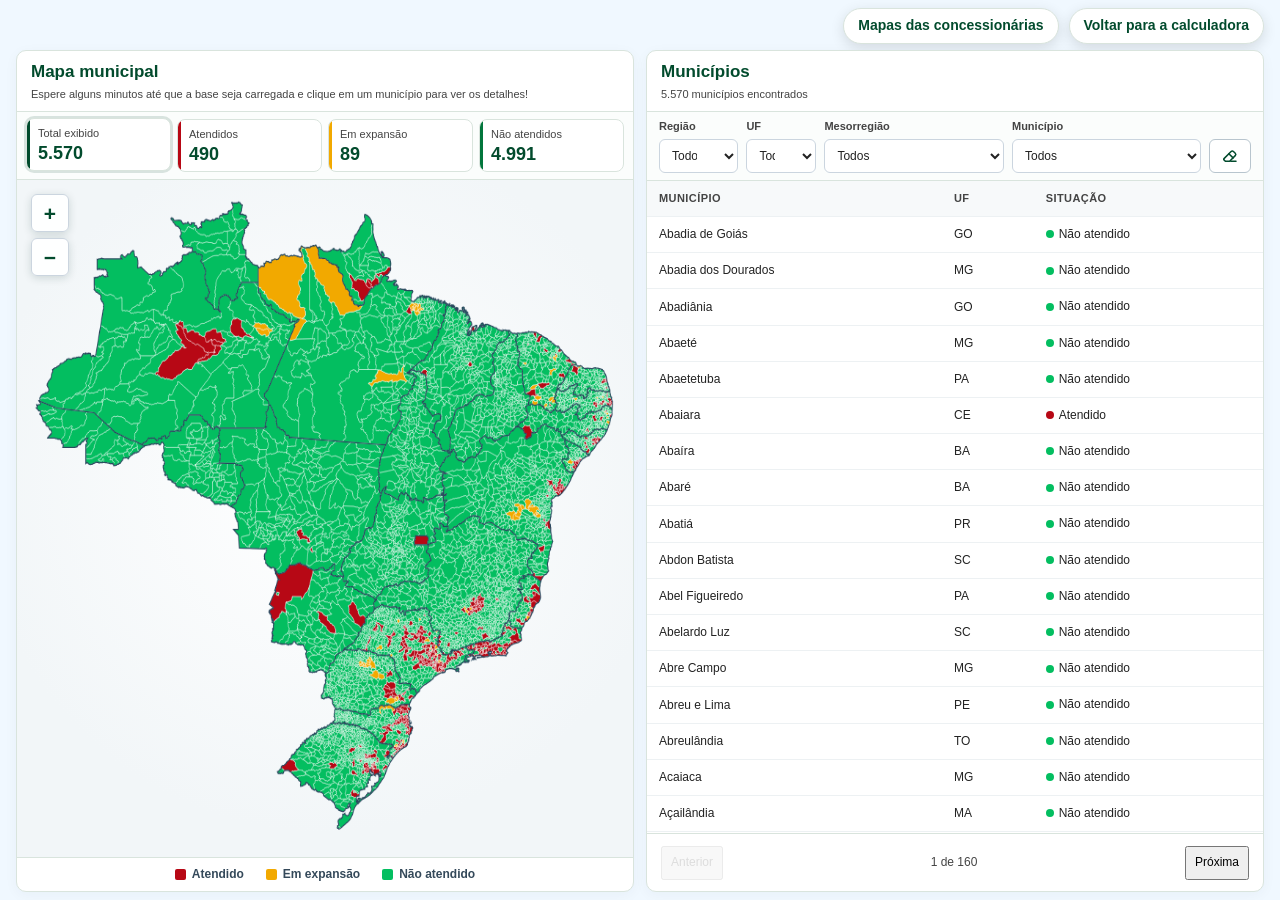
<file: mapa/index.html>
<!doctype html>
<html lang="pt-BR">
<head>
  <meta charset="utf-8">
  <meta name="viewport" content="width=device-width, initial-scale=1">
  <title>Mapa de disponibilidade de Gás Natural</title>
  <link rel="stylesheet" href="Arquivos do Mapa Brasil/Estilos do Mapa Brasil.css">
</head>
<body>
  <div class="map-return-bar">
    <a class="top-navigation-button" id="comgasMapButton" href="mapaconcessionarias.html" aria-label="Abrir os mapas oficiais das concessionárias">Mapas das concessionárias</a>
    <a class="back-to-calculator" href="../5_Calculadora_Final/index.html" aria-label="Voltar para a calculadora GLP x GN">Voltar para a calculadora</a>
  </div>

  <main>
    <span id="sourceStatus" hidden></span>
    <section class="content-grid">
      <article class="panel map-panel">
        <div class="panel-heading">
          <div>
            <h2>Mapa municipal</h2>
            <p>Espere alguns minutos até que a base seja carregada e clique em um município para ver os detalhes!</p>
          </div>
        </div>
        <div class="map-kpis" aria-label="Resumo de municípios">
          <button class="map-kpi-card total active" type="button" data-status-filter="" aria-pressed="true"><span>Total exibido</span><strong id="totalCount">—</strong></button>
          <button class="map-kpi-card attended" type="button" data-status-filter="Atendido" aria-pressed="false"><span>Atendidos</span><strong id="attendedCount">—</strong></button>
          <button class="map-kpi-card expansion" type="button" data-status-filter="Em expansão" aria-pressed="false"><span>Em expansão</span><strong id="expansionCount">—</strong></button>
          <button class="map-kpi-card unattended" type="button" data-status-filter="Não atendido" aria-pressed="false"><span>Não atendidos</span><strong id="unattendedCount">—</strong></button>
        </div>
        <div class="map-wrap" id="mapWrap">
          <div class="map-zoom-controls" aria-label="Controles de zoom do mapa">
            <button id="zoomIn" type="button" aria-label="Aumentar zoom">+</button>
            <button id="zoomOut" type="button" aria-label="Diminuir zoom">−</button>
          </div>
          <canvas id="mapCanvas" width="840" height="720" role="img" aria-label="Mapa dos municípios brasileiros"></canvas>
          <canvas id="hitCanvas" width="840" height="720" hidden></canvas>
          <div id="tooltip" class="tooltip" hidden></div>
          <div id="mapLoading" class="loading">Preparando os 5.570 municípios…</div>
        </div>
        <div class="legend" aria-label="Legenda">
          <span><i class="dot attended-bg"></i>Atendido</span>
          <span><i class="dot expansion-bg"></i>Em expansão</span>
          <span><i class="dot unattended-bg"></i>Não atendido</span>
        </div>
      </article>

      <aside class="panel detail-panel">
        <div class="panel-heading">
          <div>
            <h2>Municípios</h2>
            <p id="tableSummary">Carregando…</p>
          </div>
        </div>
        <section class="filters detail-filters" aria-label="Filtros">
          <label>
            <span>Região</span>
            <select id="regionSelect"><option value="">Todos</option></select>
          </label>
          <label>
            <span>UF</span>
            <select id="ufSelect"><option value="">Todos</option></select>
          </label>
          <label>
            <span>Mesorregião</span>
            <select id="mesoregionSelect"><option value="">Todos</option></select>
          </label>
          <label>
            <span>Município</span>
            <select id="municipalitySelect"><option value="">Todos</option></select>
          </label>
          <button id="clearFilters" class="clear-filter-button" type="button" aria-label="Limpar filtros" title="Limpar filtros"><svg class="clear-icon eraser-icon" aria-hidden="true" viewBox="0 0 24 24"><path d="M4 15.5 13.5 6a2.2 2.2 0 0 1 3.1 0l2.4 2.4a2.2 2.2 0 0 1 0 3.1L11.5 19H5.8L4 17.2a1.2 1.2 0 0 1 0-1.7Z"></path><path d="M10.5 8.9 16.1 14.5"></path><path d="M13 19h7"></path></svg></button>
        </section>
        <div class="selected-card" id="selectedCard" hidden>
          <button id="closeCard" type="button" aria-label="Fechar detalhes">×</button>
          <span id="selectedStatus" class="status-pill"></span>
          <h3 id="selectedCity"></h3>
          <p id="selectedConcession"></p>
        </div>
        <div class="table-wrap">
          <table>
            <thead><tr><th>Município</th><th>UF</th><th>Situação</th></tr></thead>
            <tbody id="municipalityRows"></tbody>
          </table>
        </div>
        <div class="pagination">
          <button id="prevPage" type="button">Anterior</button>
          <span id="pageInfo"></span>
          <button id="nextPage" type="button">Próxima</button>
        </div>
      </aside>
    </section>
  </main>
  <script src="Arquivos do Mapa Brasil/Dados/municipios-gn.js"></script>
  <script src="Arquivos do Mapa Brasil/Dados/mapa-geometrias.js"></script>
  <script src="Arquivos do Mapa Brasil/Dados/mapa-lookup.js"></script>
  <script src="Arquivos do Mapa Brasil/Dados/mapa-estados.js"></script>
  <script src="Arquivos do Mapa Brasil/Funcionamento do Mapa Brasil.js"></script>
</body>
</html>
</file>
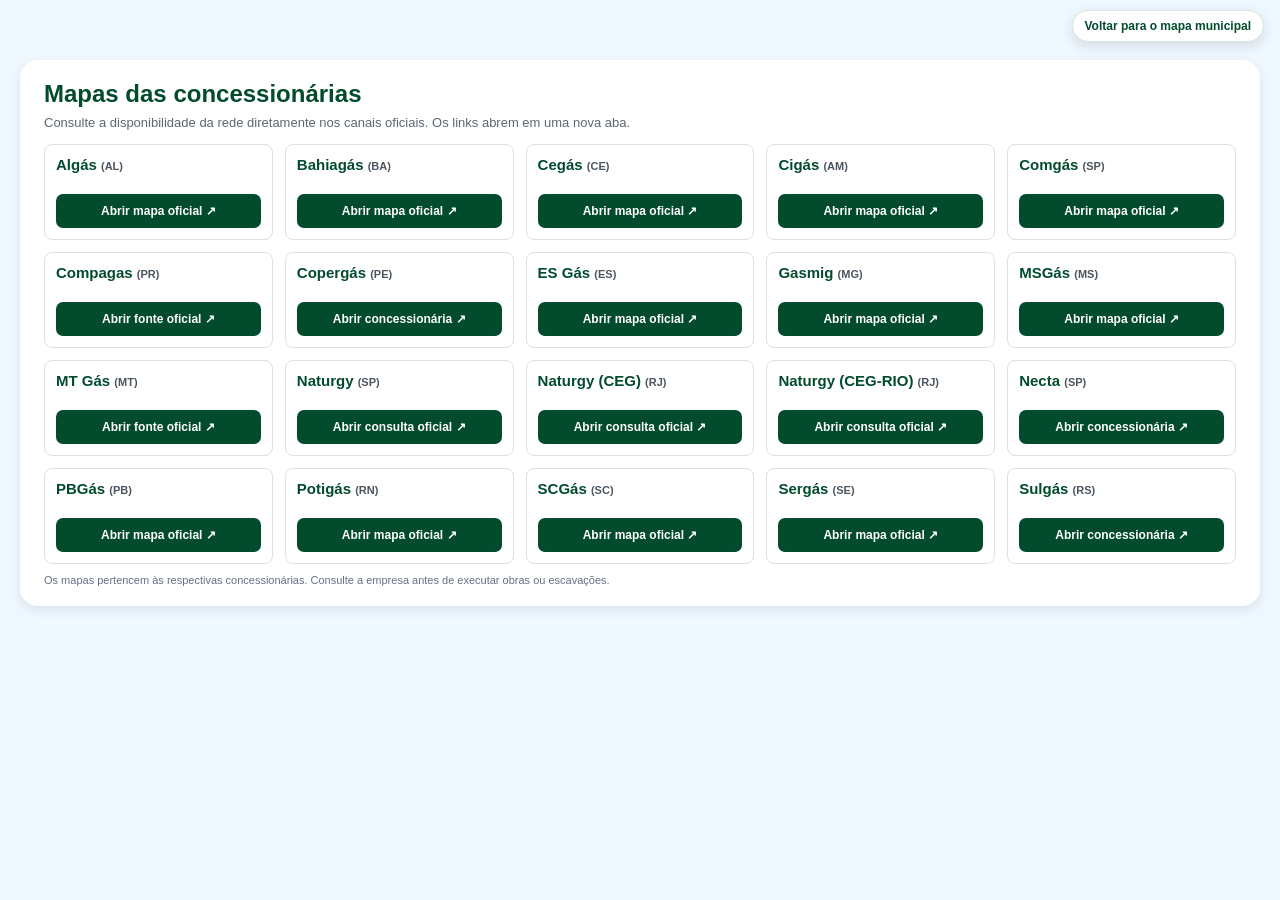
<file: mapa/mapaconcessionarias.html>
<!doctype html>
<html lang="pt-BR">
<head>
  <meta charset="utf-8">
  <meta name="viewport" content="width=device-width,initial-scale=1">
  <title>Prévia — Mapas das Concessionárias</title>
  <style>
    *{box-sizing:border-box} body{position:relative;margin:0;padding:14px;background:aliceblue;color:#222;font-family:Arial,Helvetica,sans-serif;font-size:14px}
    .container{width:min(1240px,calc(100vw - 28px));margin:46px auto 0;background:#fff;padding:20px 24px;border-radius:18px;box-shadow:0 4px 12px #00000017}
    h1{margin:0;color:#024b2d;font-size:24px;line-height:1.15}.intro{color:#5d6670;line-height:1.35;margin:6px 0 13px;font-size:13px}
    .back{position:absolute;top:10px;right:clamp(16px,3vw,40px);display:inline-flex;width:auto;min-height:32px;align-items:center;justify-content:center;margin:0;padding:0 12px;border:1px solid #d9e4dd;border-radius:999px;background:#fff;color:#024b2d;font:700 12px Arial,Helvetica,sans-serif;cursor:pointer;box-shadow:0 4px 14px #0000001f}
    .back:hover,.back:focus{background:#f7faf8;box-shadow:0 6px 16px #00000024;outline:2px solid #f5822045}
    .grid{display:grid;grid-template-columns:repeat(5,minmax(0,1fr));gap:12px}
    .card{border:1px solid #d9e4dd;border-radius:8px;padding:11px;background:#fff;display:flex;flex-direction:column;min-height:96px}
    .card h2{font-size:15px;color:#024b2d;margin:0 0 9px;line-height:1.15}.card h2::after{font-size:11px;font-weight:600;color:#4a5560}.state,.status,.badge{display:none}
    .card:nth-child(1) h2::after{content:' (AL)'}.card:nth-child(2) h2::after{content:' (BA)'}.card:nth-child(3) h2::after{content:' (CE)'}.card:nth-child(4) h2::after{content:' (AM)'}
    .card:nth-child(5) h2::after{content:' (SP)'}.card:nth-child(6) h2::after{content:' (PR)'}.card:nth-child(7) h2::after{content:' (PE)'}.card:nth-child(8) h2::after{content:' (ES)'}
    .card:nth-child(9) h2::after{content:' (MG)'}.card:nth-child(10) h2::after{content:' (MS)'}.card:nth-child(11) h2::after{content:' (MT)'}.card:nth-child(12) h2::after{content:' (SP)'}
    .card:nth-child(13) h2::after{content:' (RJ)'}.card:nth-child(14) h2::after{content:' (RJ)'}.card:nth-child(15) h2::after{content:' (SP)'}.card:nth-child(16) h2::after{content:' (PB)'}
    .card:nth-child(17) h2::after{content:' (RN)'}.card:nth-child(18) h2::after{content:' (SC)'}.card:nth-child(19) h2::after{content:' (SE)'}.card:nth-child(20) h2::after{content:' (RS)'}
    a{display:flex;min-height:34px;align-items:center;justify-content:center;text-align:center;background:#024b2d;color:#fff;text-decoration:none;font-size:12px;font-weight:700;padding:6px 7px;border-radius:7px;margin-top:auto}
    a:hover,a:focus{background:#036b40;outline:3px solid #f5822045}
    footer{margin-top:10px;color:#667085;font-size:11px}
    @media(min-width:1600px){
      .container{width:92vw;max-width:1720px;padding:20px 24px;margin-top:46px}
      h1{font-size:24px}
      .intro{font-size:13px;margin-bottom:13px}
      .grid{gap:12px}
      .card{min-height:96px;padding:11px}
      .card h2{font-size:15px;margin-bottom:9px}
      .card h2::after{font-size:11px}
      a{min-height:34px;font-size:12px;padding:6px 7px}
      footer{margin-top:10px;font-size:11px}
    }
    @media(min-width:981px) and (max-height:900px){.back{top:10px;right:16px;min-height:32px;padding:0 12px}}
    @media(min-width:701px) and (max-height:720px){
      body{padding:8px}
      .back{top:8px;min-height:28px;padding:0 10px;font-size:11px}
      .container{margin-top:40px;padding:14px 18px}
      .intro{margin:4px 0 9px}
      .grid{gap:8px}
      .card{min-height:82px;padding:8px 10px}
      .card h2{margin-bottom:6px;font-size:14px}
      a{min-height:30px;padding:4px 6px;font-size:11px}
      footer{margin-top:7px}
    }
    @media(max-width:1120px){.grid{grid-template-columns:repeat(5,minmax(0,1fr))}}
    @media(max-width:850px){.grid{grid-template-columns:repeat(4,minmax(145px,1fr))}}
    @media(max-width:700px){body{padding:10px}.container{width:100%;padding:16px;border-radius:14px}.grid{grid-template-columns:repeat(2,minmax(0,1fr))}h1{font-size:22px}}
  </style>
</head>
<body>
<button class="back" type="button" onclick="location.href='index.html'">Voltar para o mapa municipal</button>
<main class="container">
  <h1>Mapas das concessionárias</h1>
  <p class="intro">Consulte a disponibilidade da rede diretamente nos canais oficiais. Os links abrem em uma nova aba.</p>
  <section class="grid">
    <article class="card"><h2>Algás <span class="badge">Mapa localizado</span></h2><div class="state">Alagoas</div><p class="status">Página oficial “Regiões Atendidas”.</p><a href="https://www.algas.com.br/regioes-atendidas/" target="_blank" rel="noopener noreferrer">Abrir mapa oficial ↗</a></article>
    <article class="card"><h2>Bahiagás <span class="badge">Mapa localizado</span></h2><div class="state">Bahia</div><p class="status">Página oficial “Rede de Distribuição”.</p><a href="https://www.bahiagas.com.br/bahiagas/rede-de-distribuicao" target="_blank" rel="noopener noreferrer">Abrir mapa oficial ↗</a></article>
    <article class="card"><h2>Cegás <span class="badge">Mapa localizado</span></h2><div class="state">Ceará</div><p class="status">Cadastro oficial da rede.</p><a href="https://www.cegas.com.br/cadastro-da-rede/" target="_blank" rel="noopener noreferrer">Abrir mapa oficial ↗</a></article>
    <article class="card"><h2>Cigás <span class="badge">Mapa localizado</span></h2><div class="state">Amazonas</div><p class="status">Mapa oficial de obras e expansão.</p><a href="https://obras.cigas-am.com.br/" target="_blank" rel="noopener noreferrer">Abrir mapa oficial ↗</a></article>
    <article class="card"><h2>Comgás <span class="badge">Mapa localizado</span></h2><div class="state">São Paulo</div><p class="status">Mapa oficial “Nossa Rede”.</p><a href="https://nossarede.comgas.com.br/nossarede/index.html#/map/-22.683987,-46.778507,8z#" target="_blank" rel="noopener noreferrer">Abrir mapa oficial ↗</a></article>
    <article class="card"><h2>Compagas <span class="badge no-map">Página da infraestrutura</span></h2><div class="state">Paraná</div><p class="status">Não foi localizado um mapa público atual de ruas.</p><a href="https://www.compagas.com.br/infraestrutura.html" target="_blank" rel="noopener noreferrer">Abrir fonte oficial ↗</a></article>
    <article class="card"><h2>Copergás <span class="badge no-map">Página institucional</span></h2><div class="state">Pernambuco</div><p class="status">Mapa público atual não confirmado.</p><a href="https://www.copergas.com.br/" target="_blank" rel="noopener noreferrer">Abrir concessionária ↗</a></article>
    <article class="card"><h2>ES Gás <span class="badge">Mapa localizado</span></h2><div class="state">Espírito Santo</div><p class="status">Página oficial da rede, com acesso ao Geobases.</p><a href="https://esgas.com.br/rede-de-distribuicao" target="_blank" rel="noopener noreferrer">Abrir mapa oficial ↗</a></article>
    <article class="card"><h2>Gasmig <span class="badge">Mapa localizado</span></h2><div class="state">Minas Gerais</div><p class="status">Mapa de rede com pesquisa por endereço.</p><a href="https://gasmig.com.br/querogasmig/" target="_blank" rel="noopener noreferrer">Abrir mapa oficial ↗</a></article>
    <article class="card"><h2>MSGás <span class="badge">Mapa localizado</span></h2><div class="state">Mato Grosso do Sul</div><p class="status">Mapa interativo “Nossa Rede”.</p><a href="https://nossarede.msgas.com.br/showmapa" target="_blank" rel="noopener noreferrer">Abrir mapa oficial ↗</a></article>
    <article class="card"><h2>MT Gás <span class="badge no-map">Página da infraestrutura</span></h2><div class="state">Mato Grosso</div><p class="status">Mapa público detalhado não localizado.</p><a href="https://mtgas.com.br/infraestrutura/" target="_blank" rel="noopener noreferrer">Abrir fonte oficial ↗</a></article>
    <article class="card"><h2>Naturgy <span class="badge">Áreas atendidas</span></h2><div class="state">São Paulo</div><p class="status">Consulta oficial da área de concessão.</p><a href="https://www.naturgy.com.br/o_gas_natural/areas_abastecidas/" target="_blank" rel="noopener noreferrer">Abrir consulta oficial ↗</a></article>
    <article class="card"><h2>Naturgy (CEG) <span class="badge">Áreas atendidas</span></h2><div class="state">Rio de Janeiro</div><p class="status">Consulta oficial de municípios e áreas abastecidas.</p><a href="https://www.naturgy.com.br/o_gas_natural/areas_abastecidas/" target="_blank" rel="noopener noreferrer">Abrir consulta oficial ↗</a></article>
    <article class="card"><h2>Naturgy (CEG-RIO) <span class="badge">Áreas atendidas</span></h2><div class="state">Rio de Janeiro</div><p class="status">Consulta oficial de municípios e áreas abastecidas.</p><a href="https://www.naturgy.com.br/o_gas_natural/areas_abastecidas/" target="_blank" rel="noopener noreferrer">Abrir consulta oficial ↗</a></article>
    <article class="card"><h2>Necta <span class="badge no-map">Página institucional</span></h2><div class="state">São Paulo</div><p class="status">Mapa público detalhado não localizado.</p><a href="https://www.necta.com.br/" target="_blank" rel="noopener noreferrer">Abrir concessionária ↗</a></article>
    <article class="card"><h2>PBGás <span class="badge">Mapa localizado</span></h2><div class="state">Paraíba</div><p class="status">Página oficial “Mapa da Rede PBGÁS”.</p><a href="https://pbgas.com.br/antes-de-escavar-ligue-para-a-pbgas/" target="_blank" rel="noopener noreferrer">Abrir mapa oficial ↗</a></article>
    <article class="card"><h2>Potigás <span class="badge">Mapa localizado</span></h2><div class="state">Rio Grande do Norte</div><p class="status">Mapa oficial da rede na página Distribuição.</p><a href="https://potigas.com.br/p/distribuicao" target="_blank" rel="noopener noreferrer">Abrir mapa oficial ↗</a></article>
    <article class="card"><h2>SCGás <span class="badge">Mapa localizado</span></h2><div class="state">Santa Catarina</div><p class="status">Mapa orientativo oficial da rede.</p><a href="https://www.scgas.com.br/scgas/site/a-scgas/mapa-da-rede" target="_blank" rel="noopener noreferrer">Abrir mapa oficial ↗</a></article>
    <article class="card"><h2>Sergás <span class="badge">Mapa localizado</span></h2><div class="state">Sergipe</div><p class="status">Mapa oficial de atuação e gasodutos.</p><a href="https://www.sergipegas.com.br/plantao" target="_blank" rel="noopener noreferrer">Abrir mapa oficial ↗</a></article>
    <article class="card"><h2>Sulgás <span class="badge no-map">Página institucional</span></h2><div class="state">Rio Grande do Sul</div><p class="status">Mapa público atual não confirmado.</p><a href="https://www.sulgas.rs.gov.br/" target="_blank" rel="noopener noreferrer">Abrir concessionária ↗</a></article>
  </section>
  <footer>Os mapas pertencem às respectivas concessionárias. Consulte a empresa antes de executar obras ou escavações.</footer>
</main>
</body>
</html>
</file>
<file: mapa/Arquivos do Mapa Brasil/Estilos do Mapa Brasil.css>
:root {
  --navy: #024b2d;
  --blue: #024b2d;
  --blue-dark: #024b2d;
  --bg: aliceblue;
  --panel: #ffffff;
  --line: #d9e4dd;
  --muted: #444444;
  --text: #222222;
  --attended: #B70815;
  --expansion: #F2A900;
  --unattended: #03BE60;
  --unattended-text: #02763c;
}

* { box-sizing: border-box; }
body { margin: 0; background: var(--bg); color: var(--text); font: 14px/1.4 Arial, sans-serif; }
button, input, select { font: inherit; }
button { cursor: pointer; }

.map-return-bar {
  max-width: 1500px;
  margin: 0 auto;
  padding: 18px clamp(16px, 3vw, 40px) 0;
  display: flex;
  justify-content: flex-end;
  gap: 10px;
}

.topbar { min-height: 116px; padding: 24px clamp(20px, 4vw, 56px); display: flex; align-items: center; justify-content: space-between; gap: 24px; color: white; background: linear-gradient(120deg, var(--navy), var(--blue-dark)); }
.eyebrow { margin: 0 0 3px; color: #9fd3f6; font-size: 11px; font-weight: 700; letter-spacing: .14em; }
h1 { margin: 0; font-size: clamp(24px, 3vw, 34px); line-height: 1.15; }
.subtitle { margin: 5px 0 0; color: #dcecf6; }
.source-status { max-width: 330px; padding: 10px 14px; border: 1px solid #ffffff40; border-radius: 8px; background: #ffffff12; color: #edf7fc; font-size: 12px; text-align: right; }

.back-to-calculator,
.top-navigation-button {
  display: inline-flex;
  align-items: center;
  justify-content: center;
  min-height: 40px;
  padding: 0 16px;
  border: 1px solid var(--line);
  border-radius: 999px;
  background: #ffffff;
  color: var(--navy);
  font-weight: 700;
  text-decoration: none;
  box-shadow: 0 4px 14px #0000001f;
}

.back-to-calculator:hover,
.back-to-calculator:focus-visible,
.top-navigation-button:hover,
.top-navigation-button:focus-visible {
  background: #f4f7f5;
  outline: 3px solid #024b2d22;
}

main { max-width: 1500px; margin: 0 auto; padding: 28px clamp(16px, 3vw, 40px) 32px; }
.filters { display: grid; grid-template-columns: minmax(220px, 2fr) minmax(130px, .7fr) minmax(170px, 1fr) auto; gap: 12px; align-items: end; padding: 16px; background: var(--panel); border: 1px solid var(--line); border-radius: 10px; box-shadow: 0 2px 10px #102a430a; }
label span { display: block; margin-bottom: 5px; color: var(--muted); font-size: 12px; font-weight: 600; }
input, select { width: 100%; height: 40px; padding: 0 11px; border: 1px solid #cbd5df; border-radius: 6px; background: white; color: var(--text); outline: none; }
input:focus, select:focus { border-color: #024b2d; box-shadow: 0 0 0 3px #024b2d18; }
.filters button, .pagination button { height: 34px; padding: 0 8px; font-size: 12px; }
.filters button:hover, .pagination button:hover { background: #f4f7f5; }

.kpis { display: grid; grid-template-columns: repeat(4, 1fr); gap: 12px; margin: 14px 0; }
.kpis article { position: relative; overflow: hidden; min-height: 78px; padding: 14px 17px; border: 1px solid var(--line); border-radius: 9px; background: var(--panel); }
.kpis article::before { content: ""; position: absolute; inset: 0 auto 0 0; width: 4px; background: var(--blue); }
.kpis article.attended::before { background: var(--attended); }
.kpis article.expansion::before { background: var(--expansion); }
.kpis article.unattended::before { background: var(--unattended-text); }
.kpis span { display: block; color: var(--muted); font-size: 12px; }
.kpis strong { display: block; margin-top: 4px; color: var(--navy); font-size: 26px; }

.content-grid { display: grid; grid-template-columns: repeat(2, minmax(0, 1fr)); gap: 14px; min-height: 690px; }
.detail-filters { display: grid; grid-template-columns: minmax(76px, .42fr) minmax(70px, .34fr) minmax(150px, .95fr) minmax(150px, 1fr) 42px; gap: 8px; padding: 10px 12px; border-width: 0 0 1px; border-radius: 0; box-shadow: none; background: #fbfdfc; align-items: end; }
.detail-filters label:nth-child(3), .detail-filters label:nth-child(4) { grid-column: auto; }
.detail-filters label span { display: block; margin-bottom: 4px; color: var(--muted); font-size: 11px; font-weight: 600; }
.detail-filters select, .detail-filters button { height: 38px; font-size: 12px; }
.detail-filters select { min-width: 0; padding-left: 8px; padding-right: 24px; }
.detail-filters #clearFilters { width: 42px; min-width: 42px; justify-self: end; padding-inline: 0; white-space: nowrap; }
.clear-filter-button { display: inline-flex; align-items: center; justify-content: center; gap: 5px; border: 1px solid #b8c5ce; border-radius: 6px; background: #ffffff; color: var(--blue-dark); font-weight: 700; }
.clear-filter-button:hover { background: #f4f7f5; }
.clear-icon { width: 18px; height: 18px; display: block; }
.eraser-icon { fill: none; stroke: currentColor; stroke-width: 2; stroke-linecap: round; stroke-linejoin: round; }
.panel { overflow: hidden; border: 1px solid var(--line); border-radius: 10px; background: var(--panel); box-shadow: 0 3px 14px #102a430a; }
.panel-heading { min-height: 70px; padding: 15px 18px; display: flex; align-items: center; justify-content: space-between; gap: 15px; border-bottom: 1px solid var(--line); }
.panel-heading h2 { margin: 0; color: var(--navy); font-size: 18px; }
.panel-heading p { margin: 3px 0 0; color: var(--muted); font-size: 12px; }
.top-navigation-button { min-width: 198px; white-space: nowrap; }
.map-zoom-controls { position: absolute; z-index: 12; top: 14px; left: 14px; display: grid; gap: 6px; }
.map-zoom-controls button { width: 38px; height: 38px; padding: 0; border: 1px solid #cbd5df; border-radius: 6px; background: rgba(255, 255, 255, .96); color: var(--blue-dark); box-shadow: 0 2px 8px rgba(0, 48, 43, .16); font-size: 21px; font-weight: 800; line-height: 1; cursor: pointer; }
.map-zoom-controls button:hover { background: #eef7f3; border-color: var(--green); }
.map-zoom-controls button:focus-visible { outline: 3px solid rgba(255, 121, 0, .32); outline-offset: 2px; }

.map-kpis { display: grid; grid-template-columns: repeat(4, minmax(0, 1fr)); gap: 8px; padding: 12px 14px; border-bottom: 1px solid var(--line); background: #fbfdfc; }
.map-kpis .map-kpi-card { position: relative; min-height: 56px; padding: 10px 12px 10px 14px; border: 1px solid var(--line); border-radius: 8px; background: #ffffff; overflow: hidden; }
.map-kpis .map-kpi-card::before { content: ""; position: absolute; inset: 0 auto 0 0; width: 3px; background: var(--blue); }
.map-kpis .map-kpi-card.attended::before { background: var(--attended); }
.map-kpis .map-kpi-card.expansion::before { background: var(--expansion); }
.map-kpis .map-kpi-card.unattended::before { background: var(--unattended-text); }
.map-kpis span { display: block; color: var(--muted); font-size: 11px; }
.map-kpis strong { display: block; margin-top: 2px; color: var(--navy); font-size: 20px; line-height: 1.1; }
.map-kpi-card { text-align: left; cursor: pointer; }
.map-kpi-card:hover, .map-kpi-card.active { box-shadow: 0 0 0 2px #024b2d24; transform: translateY(-1px); }
.map-wrap { position: relative; aspect-ratio: 840 / 720; height: auto; overflow: hidden; background: radial-gradient(circle at 50% 45%, #ffffff 0, #f2f6f8 72%); }
#mapCanvas { width: 100%; height: 100%; display: block; cursor: grab; touch-action: none; }
#mapCanvas:active { cursor: grabbing; }
.loading { position: absolute; inset: 0; display: grid; place-items: center; background: #f8fafbed; color: var(--blue-dark); font-weight: 600; }
.loading[hidden] { display: none; }
.loading-progress { inset: auto 50% 18px auto; transform: translateX(50%); min-width: 230px; padding: 9px 13px; border: 1px solid #d8e4ea; border-radius: 999px; background: #fffffff0; box-shadow: 0 3px 12px #102a4318; }
.tooltip { position: absolute; z-index: 4; pointer-events: none; min-width: 175px; padding: 9px 11px; border-radius: 6px; background: #102a43f2; color: white; box-shadow: 0 5px 18px #0003; font-size: 12px; }
.tooltip strong { display: block; margin-bottom: 3px; font-size: 13px; }
.legend { min-height: 48px; display: flex; align-items: center; justify-content: center; flex-wrap: wrap; gap: 22px; padding: 10px 16px; border-top: 1px solid var(--line); color: #34495a; font-size: 12px; font-weight: 600; }
.legend span { display: inline-flex; align-items: center; gap: 6px; }
.dot { width: 11px; height: 11px; display: inline-block; border-radius: 2px; }
.attended-bg { background: var(--attended); }.expansion-bg { background: var(--expansion); }.unattended-bg { background: var(--unattended); }

.detail-panel { display: flex; flex-direction: column; }
.selected-card { position: relative; margin: 12px 14px 0; padding: 14px; border: 1px solid #d9e4dd; border-radius: 8px; background: #f4f7f5; }
.selected-card h3 { margin: 8px 0 2px; color: var(--navy); }
.selected-card p { margin: 0; color: var(--muted); }
.selected-card > button { position: absolute; top: 7px; right: 9px; border: 0; background: none; color: var(--muted); font-size: 20px; }
.status-pill { display: inline-block; padding: 3px 8px; border-radius: 999px; color: white; font-size: 11px; font-weight: 700; }
.table-wrap { flex: 1; max-height: 526px; overflow: auto; }
table { width: 100%; border-collapse: collapse; }
thead { position: sticky; top: 0; z-index: 2; background: #f7f9fa; }
th { padding: 10px 12px; color: var(--muted); font-size: 11px; text-align: left; text-transform: uppercase; letter-spacing: .04em; }
td { padding: 9px 12px; border-top: 1px solid #edf1f3; font-size: 12px; }
tbody tr { cursor: pointer; }
tbody tr:hover { background: #f4f7f5; }
td .mini-status { display: inline-flex; align-items: center; gap: 5px; white-space: nowrap; }
td .mini-status::before { content: ""; width: 8px; height: 8px; border-radius: 50%; background: var(--status-color); }
.pagination { display: flex; align-items: center; justify-content: space-between; gap: 8px; min-height: 58px; padding: 9px 14px; border-top: 1px solid var(--line); color: var(--muted); font-size: 12px; }
.pagination button { height: 34px; padding: 0 8px; font-size: 12px; }
.detail-panel .pagination { min-height: 58px; padding: 9px 14px; }
.detail-panel .pagination button { height: 34px; padding: 0 8px; font-size: 12px; }
.pagination button:disabled { opacity: .4; cursor: default; }
footer { display: flex; justify-content: space-between; gap: 16px; padding: 18px clamp(20px, 4vw, 56px); border-top: 1px solid var(--line); background: white; color: var(--muted); font-size: 11px; }

/* Em telas largas e mais baixas, reduz apenas as dimensões para evitar rolagem da página. */
@media (min-width: 981px) and (max-height: 900px) {
  .map-return-bar { width: 100%; max-width: none; padding: 8px 16px 0; }
  .back-to-calculator, .top-navigation-button { min-height: 36px; padding-inline: 14px; }
  main { width: 100%; max-width: none; padding: 6px 16px 8px; }
  .content-grid { grid-template-columns: repeat(2, minmax(0, 1fr)); height: calc(100vh - 58px); min-height: 0; gap: 12px; }
  .map-panel { display: flex; min-height: 0; flex-direction: column; }
  .panel-heading { min-height: 54px; padding: 9px 14px; }
  .panel-heading h2 { font-size: 17px; }
  .panel-heading p { font-size: 11px; }
  .map-kpis { gap: 6px; padding: 7px 9px; }
  .map-kpis .map-kpi-card { min-height: 48px; padding: 7px 9px 7px 11px; }
  .map-kpis strong { font-size: 18px; }
  .map-wrap { flex: 1 1 auto; min-height: 0; aspect-ratio: auto; }
  #mapCanvas { width: auto; max-width: 100%; height: 100%; margin: 0 auto; }
  .legend { min-height: 34px; padding: 6px 12px; }
  .detail-filters { padding-block: 7px; }
  .detail-filters select, .detail-filters button { height: 34px; }
  .detail-panel { min-height: 0; }
  .table-wrap { min-height: 0; max-height: none; }
}

@media (max-width: 980px) {
  .content-grid { grid-template-columns: 1fr; }
  .filters { grid-template-columns: 1fr 1fr; }
  .detail-filters { display: grid; grid-template-columns: minmax(76px, .42fr) minmax(70px, .34fr) minmax(150px, .95fr) minmax(150px, 1fr) 42px; gap: 8px; padding: 10px 12px; border-width: 0 0 1px; border-radius: 0; box-shadow: none; background: #fbfdfc; align-items: end; }
  .detail-filters #clearFilters { width: 42px; min-width: 42px; justify-self: end; padding-inline: 0; white-space: nowrap; }
  .map-kpis { grid-template-columns: repeat(2, minmax(0, 1fr)); }
  .map-wrap { height: auto; }
  .detail-panel { min-height: 600px; }
}
@media (max-width: 600px) {
  .topbar { align-items: flex-start; flex-direction: column; }
  .source-status { text-align: left; }
  .filters, .detail-filters { display: grid; grid-template-columns: minmax(76px, .42fr) minmax(70px, .34fr) minmax(150px, .95fr) minmax(150px, 1fr) 42px; gap: 8px; padding: 10px 12px; border-width: 0 0 1px; border-radius: 0; box-shadow: none; background: #fbfdfc; align-items: end; }
  .detail-filters #clearFilters { width: 42px; min-width: 42px; justify-self: end; padding-inline: 0; white-space: nowrap; }
  .map-kpis { grid-template-columns: 1fr 1fr; }
  .map-wrap { height: auto; }
}
/* Mobile/notebook pequeno: barra horizontal visivel abaixo dos filtros de Municipios */
@media (max-width: 1100px) {
  .detail-panel .detail-filters {
    display: grid !important;
    grid-template-columns: 130px 90px 230px 280px 46px !important;
    gap: 8px;
    width: 100%;
    max-width: 100%;
    overflow-x: scroll !important;
    overflow-y: hidden !important;
    padding: 10px 12px 18px;
    -webkit-overflow-scrolling: touch;
    scrollbar-width: auto;
    scrollbar-color: #024b2d #d9e4dd;
  }

  .detail-panel .detail-filters::-webkit-scrollbar {
    height: 12px;
  }

  .detail-panel .detail-filters::-webkit-scrollbar-track {
    background: #d9e4dd;
    border-radius: 999px;
  }

  .detail-panel .detail-filters::-webkit-scrollbar-thumb {
    background: #024b2d;
    border: 2px solid #d9e4dd;
    border-radius: 999px;
  }

  .detail-panel .detail-filters label,
  .detail-panel .detail-filters #clearFilters {
    min-width: 0;
    width: auto !important;
  }

  .detail-panel .detail-filters select {
    width: 100%;
    min-width: 0;
  }

  .detail-panel .detail-filters #clearFilters {
    min-width: 46px !important;
    width: 46px !important;
    justify-self: start;
  }
}
</file>
